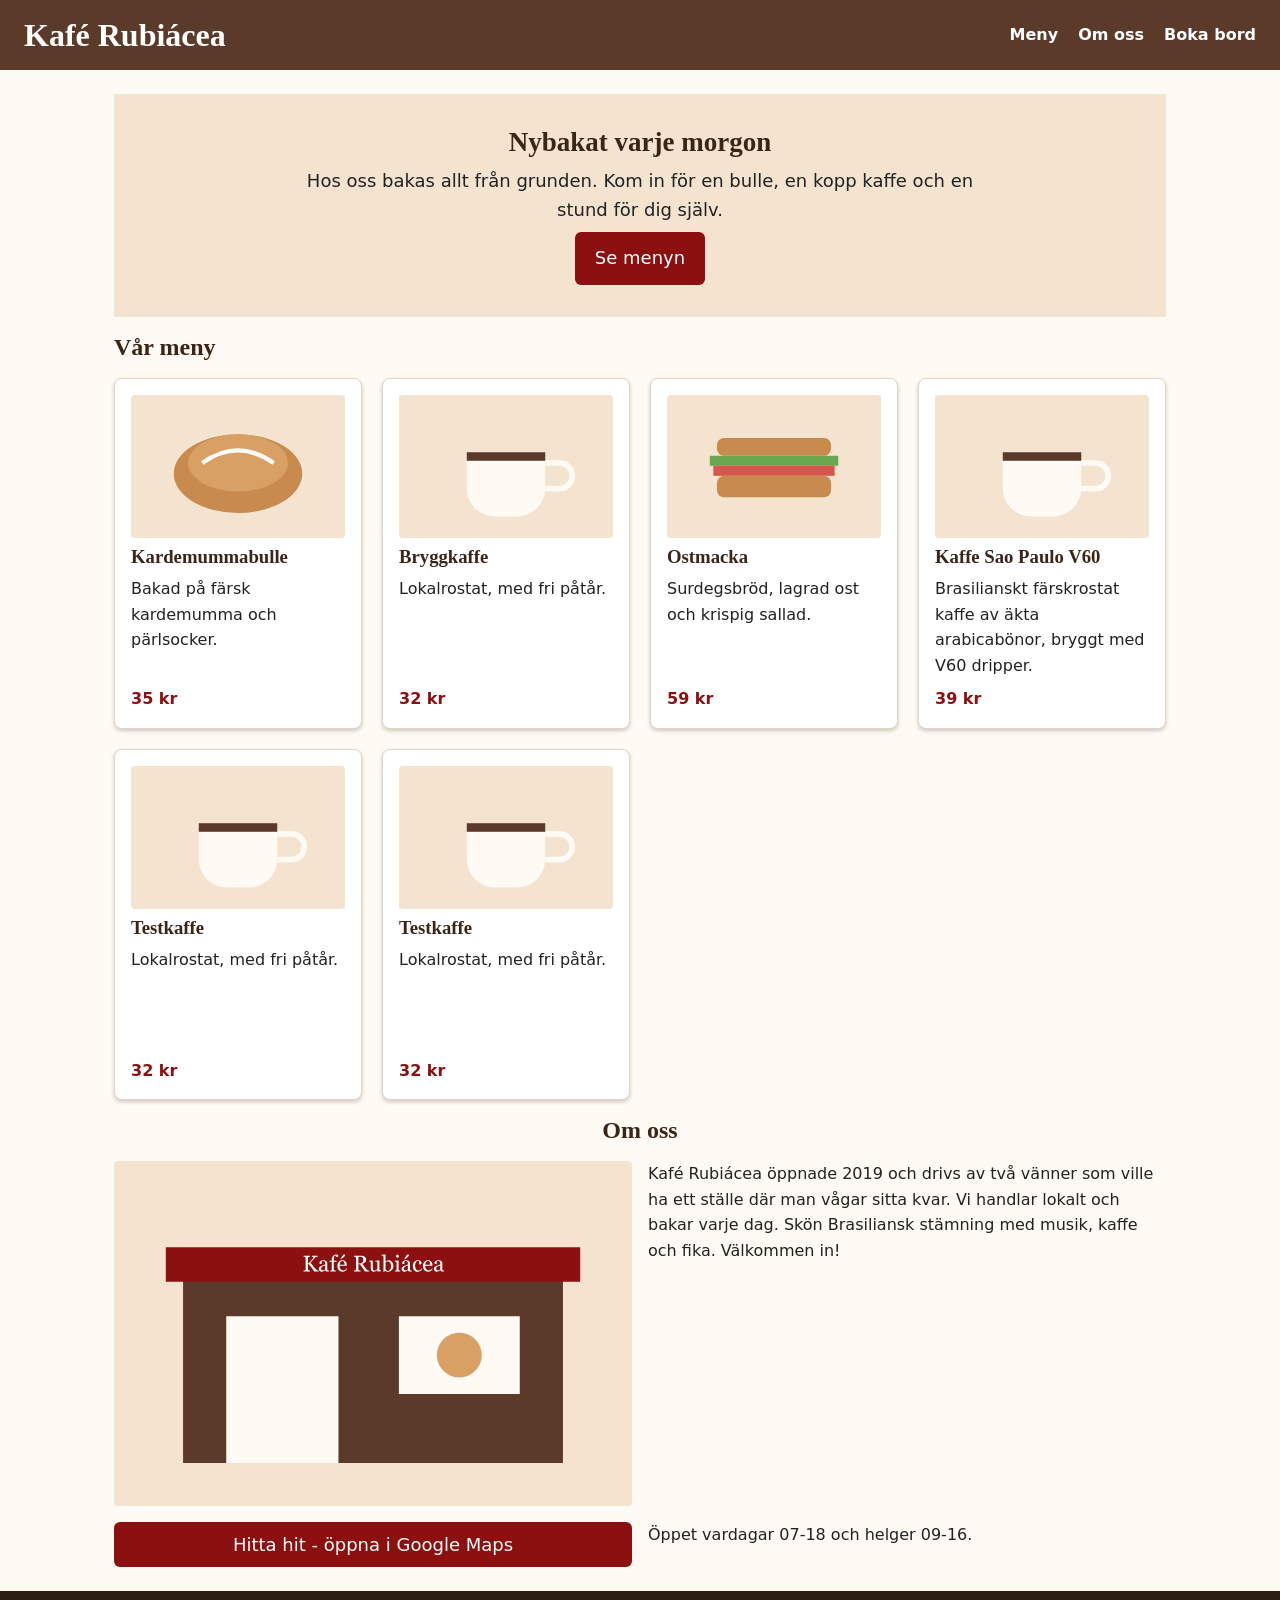
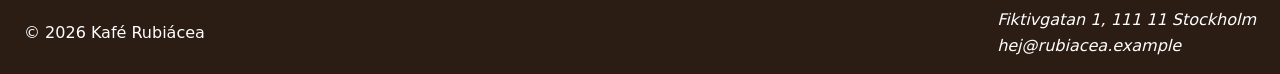
<file: index.html>
<!DOCTYPE html>
<html lang="sv">

<head>
  <meta charset="UTF-8">
  <meta name="viewport" content="width=device-width, initial-scale=1.0">
  <title>Kafé Rubiácea - fika i hjärtat av Stockholm</title>
  <link rel="stylesheet" href="css/variables.css">
  <link rel="stylesheet" href="css/base.css">
  <link rel="stylesheet" href="css/layout.css">
  <link rel="stylesheet" href="css/components.css">
</head>

<body>
  <header>
    <h1>Kafé Rubiácea</h1>
    <nav aria-label="Huvudmeny">
      <ul>
        <li><a href="#menu">Meny</a></li>
        <li><a href="#about">Om oss</a></li>
        <li><a href="contact.html">Boka bord</a></li>
      </ul>
    </nav>
  </header>

  <main>
    <section id="hero">
      <h2>Nybakat varje morgon</h2>
      <p>Hos oss bakas allt från grunden. Kom in för en bulle,
        en kopp kaffe och en stund för dig själv.
      </p>
      <a href="#menu" class="btn">Se menyn</a>
    </section>

    <section id="menu">
      <h2>Vår meny</h2>
      <div class="menu-list">
        <article>
          <img src="images/bulle.svg" alt="Nybakad kardemummabulle" width="400">
          <h3>Kardemummabulle</h3>
          <p>Bakad på färsk kardemumma och pärlsocker.</p>
          <p class="price">35 kr</p>
        </article>
        <article>
          <img src="images/kaffe.svg" alt="En kopp bryggkaffe" width="400">
          <h3>Bryggkaffe</h3>
          <p>Lokalrostat, med fri påtår.</p>
          <p class="price">32 kr</p>
        </article>
        <article>
          <img src="images/smorgas.svg" alt="Ostmacka på surdegsbröd" width="400">
          <h3>Ostmacka</h3>
          <p>Surdegsbröd, lagrad ost och krispig sallad.</p>
          <p class="price">59 kr</p>
        </article>
        <article class="special">
          <img src="images/kaffe.svg" alt="En kopp brasilianskt kaffe" width="400">
          <h3>Kaffe Sao Paulo V60</h3>
          <p>Brasilianskt färskrostat kaffe av äkta arabicabönor, bryggt med V60 dripper.</p>
          <p class="price">39 kr</p>
        </article>

        <article class="test">
          <img src="images/kaffe.svg" alt="En kopp bryggkaffe" width="400">
          <h3>Testkaffe</h3>
          <p>Lokalrostat, med fri påtår.</p>
          <p class="price">32 kr</p>
        </article>
        <article class="test">
          <img src="images/kaffe.svg" alt="En kopp bryggkaffe" width="400">
          <h3>Testkaffe</h3>
          <p>Lokalrostat, med fri påtår.</p>
          <p class="price">32 kr</p>
        </article>
      </div>
    </section>

    <section id="about">
      <h2>Om oss</h2>
      <img src="images/kafe-rubiacea.svg" alt="Kafé Rubiáceas lokal i Stockholm" width="600">
      <p>Kafé Rubiácea öppnade 2019 och drivs av två vänner
        som ville ha ett ställe där man vågar sitta kvar.
        Vi handlar lokalt och bakar varje dag.
        Skön Brasiliansk stämning med musik, kaffe och fika.
        Välkommen in!
      </p>
      <p>Öppet vardagar 07-18 och helger 09-16.</p>

      <button class="btn" type="button" onclick="window.open('https://maps.app.goo.gl/s6EpZg2KsWgxqwR49', '_blank')">
        Hitta hit - öppna i Google Maps
      </button>
      <!-- Funkar nog bäst med <a href> tag här, 
        men testar använda knapp, båda bättre än <div>: 
        visar browsern att det är interaktivt,
        ger fokus och tabbning,
        visar funktionen för skärmläsare 
      -->
    </section>
  </main>

  <footer>
    <p>&copy; 2026 Kafé Rubiácea</p>
    <address>
      Fiktivgatan 1, 111 11 Stockholm<br>
      <a href="mailto:hej@rubiacea.example">hej@rubiacea.example</a>
    </address>
  </footer>
</body>

</html>
</file>
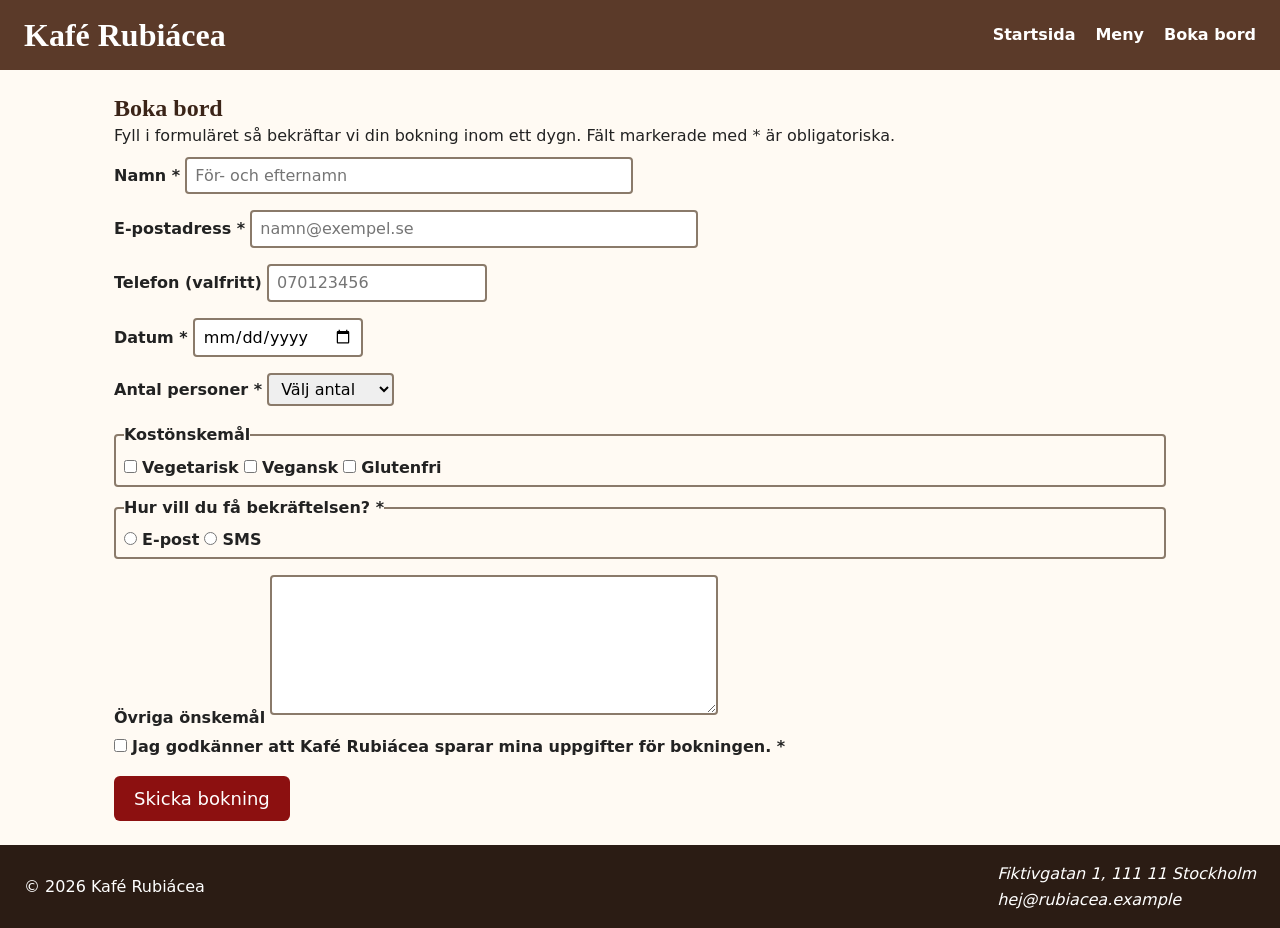
<file: contact.html>
<!DOCTYPE html>
<html lang="sv">

<head>
  <meta charset="UTF-8">
  <meta name="viewport" content="width=device-width, initial-scale=1.0">
  <title>Boka bord - Kafé Rubiácea</title>
  <link rel="stylesheet" href="css/variables.css">
  <link rel="stylesheet" href="css/base.css">
  <link rel="stylesheet" href="css/layout.css">
  <link rel="stylesheet" href="css/components.css">
</head>

<body>
  <header>
    <h1>Kafé Rubiácea</h1>
    <nav aria-label="Huvudmeny">
      <ul>
        <li><a href="index.html">Startsida</a></li>
        <li><a href="index.html#menu">Meny</a></li>
        <li><a href="contact.html" aria-current="page">Boka bord</a></li>
      </ul>
    </nav>
  </header>

  <main>
    <h2>Boka bord</h2>
    <p>Fyll i formuläret så bekräftar vi din bokning inom ett dygn.
      Fält markerade med * är obligatoriska.
    </p>

    <form action="#" method="post">
      <div class="field">
        <label for="name">Namn *</label>
        <input type="text" id="name" name="name" required autocomplete="name" placeholder="För- och efternamn"
          minlength="2" maxlength="100">
      </div>
      <div class="field">
        <label for="email">E-postadress *</label>
        <input type="email" id="email" name="email" required autocomplete="email" placeholder="namn@exempel.se"
          maxlength="100">
      </div>
      <div class="field">
        <label for="phone">Telefon (valfritt)</label>
        <input type="tel" id="phone" name="phone" autocomplete="tel" placeholder="070123456" maxlength="20">
      </div>
      <div class="field">
        <label for="date">Datum *</label>
        <input type="date" id="date" name="date" required>
      </div>

      <label for="guests">Antal personer *</label>
      <select id="guests" name="guests" required>
        <option value="">Välj antal</option>
        <option value="1">1 person</option>
        <option value="2">2 personer</option>
        <option value="3">3 personer</option>
        <option value="4">4 personer</option>
        <option value="5">5 personer</option>
        <option value="6">6 personer</option>
      </select>

      <fieldset>
        <legend>Kostönskemål</legend>
        <input type="checkbox" id="vegetarian" name="diet" value="vegetarian">
        <label for="vegetarian">Vegetarisk</label>
        <input type="checkbox" id="vegan" name="diet" value="vegan">
        <label for="vegan">Vegansk</label>
        <input type="checkbox" id="glutenfree" name="diet" value="glutenfree">
        <label for="glutenfree">Glutenfri</label>
      </fieldset>

      <fieldset>
        <legend>Hur vill du få bekräftelsen? *</legend>
        <input type="radio" id="confirm-email" name="confirmation" value="email" required>
        <label for="confirm-email">E-post</label>
        <input type="radio" id="confirm-sms" name="confirmation" value="sms">
        <label for="confirm-sms">SMS</label>
      </fieldset>

      <label for="requests">Övriga önskemål</label>
      <textarea id="requests" name="requests" rows="5" maxlength="500"></textarea>

      <br>
      <input type="checkbox" id="consent" name="consent" required>
      <label for="consent">Jag godkänner att Kafé Rubiácea sparar mina uppgifter för bokningen. *</label>
      <br>
      <button type="submit" class="btn">Skicka bokning</button>
    </form>
  </main>

  <footer>
    <p>&copy; 2026 Kafé Rubiácea</p>
    <address>
      Fiktivgatan 1, 111 11 Stockholm<br>
      <a href="mailto:hej@rubiacea.example">hej@rubiacea.example</a>
    </address>
  </footer>
</body>

</html>
</file>
<file: css/variables.css>
/** Design System Tokens: colors, fonts, spaces */
:root {
	--color-bg: #fffaf3;
	--color-header: #5b3a29;
	--color-footer: #2b1c14;
	--color-accent: #8c1010;
	--color-accent-hover: #6f0c0c;
	--color-text: #222222;
	--color-text-light: #ffffff;
	--color-heading: #3b2418;
	--color-card-bg: #ffffff;
	--color-card-border: #e3d5c3;
	--color-hero-bg: #f3e3cf;
	--color-link: #8c1010;
	--color-link-hover: #5e0a0a;
	--color-focus: #1a73e8;
	--color-input-border: #8a7a6a;

	--font-family-body: system-ui, Segoe UI, Roboto, sans-serif;
	--font-size-body: 1rem;
	--line-height-body: 1.6;

	--font-family-heading: Georgia, serif;
	--font-size-h1: 1.75rem;
	--font-size-h2: 1.75rem;
	--font-size-h3: 1.25rem;
	--line-height-heading: 1.2;

	--font-family-hero: system-ui;
	--font-size-hero: 1.125rem;
	--line-height-hero: 1.6;

  /** spaces, 8pt-grid */
	--sp-1: 8px;
	--sp-2: 16px;
	--sp-3: 24px;
	--sp-4: 32px;
	--sp-5: 48px;

	/* TEST: Dark & Serious Mode */
	/* --color-background: #222222;
	--color-card-background: #2b1c14;
  --color-hero-background: #2b1c14;
	--color-text: #fffaf3;
  --color-heading: #fffaf3;
	--color-header: #5b3a29;
	--color-footer: #2b1c14;
	--color-accent: #8c1010;
	--font-family-body: 'Times New Roman', Times, serif;
	--font-family-heading: 'Times New Roman', Times, serif; */
}
</file>
<file: css/base.css>
/** Base Styles: global-reset, focus, body, headings */
*,
*::before,
*::after {
	box-sizing: border-box;
	padding: 0;
	margin: 0;
}
*:focus-visible {
	outline: 3px solid var(--color-focus);
	outline-offset: 2px;
}

body {
	background-color: var(--color-bg);
	color: var(--color-text);
	font-family: var(--font-family-body);
	font-size: var(--font-size-body);
	line-height: var(--line-height-body);

	/* display: grid;
  grid-template-rows: auto 1fr auto; */

	min-height: 100vh;
	/* display: flex;
	flex-direction: column;
	justify-content: space-between; */
	/* gap: var(--sp-2); */
}

h1,
h2,
h3 {
	color: var(--color-heading);
	font-family: var(--font-family-heading);
	line-height: var(--line-height-heading);
}
</file>
<file: css/layout.css>
/** Layout Styles: header, footer, nav */
/** Main: hero, menu-list, about */
header {
	background-color: var(--color-header);
	padding: var(--sp-2) var(--sp-3);
	display: flex;
	justify-content: space-between;
	align-items: center;
	flex-wrap: wrap;
	gap: 20px;
}
header h1 {
	color: var(--color-text-light);
}
nav ul {
	list-style: none;
	font-weight: bold;
	display: flex;
	gap: 20px;
}

footer {
	background-color: var(--color-footer);
	color: var(--color-text-light);
	padding: var(--sp-2) var(--sp-3);
	display: flex;
	justify-content: space-between;
	align-items: center;
	flex-wrap: wrap;
	gap: 20px;
	margin-top: auto;
}

nav a,
footer a {
	color: var(--color-text-light);
	text-decoration: none;
}
nav a:hover,
footer a:hover {
	text-decoration: underline;
}

main {
	max-width: 1100px;
	margin: 0 auto;
	padding: var(--sp-3);
}

#hero {
	background-color: var(--color-hero-bg);
	font-family: var(--font-family-hero);
	font-size: var(--font-size-hero);
	line-height: var(--line-height-hero);
	padding: var(--sp-4) var(--sp-3);
	text-align: center;
	margin-bottom: var(--sp-2);
}
#hero p {
	max-width: 60ch;
	margin: var(--sp-1) auto;
}

.menu-list {
	max-width: 1100px;
	margin: var(--sp-2) 0;
	display: grid;
	grid-template-columns: repeat(auto-fit, minmax(240px, 1fr));
	grid-auto-rows: 1fr;
	gap: 20px;
}

#about {
	display: grid;
	grid-template-columns: 1fr 1fr;
	gap: var(--sp-2);
}
#about h2 {
	text-align: center;
	grid-column: 1 / -1;
}
#about p {
	max-width: 60ch;
}
#about .btn {
	grid-column: 1;
	grid-row: 3;
}
#about img {
	width: 100%;
	height: 100%;
	object-fit: cover;
	object-position: center;
}
</file>
<file: css/components.css>
/** Component Styles: buttons, cards, images, forms */
article {
	background-color: var(--color-card-bg);
	border: 1px solid var(--color-card-border);
	border-radius: 8px;
	padding: var(--sp-2);
	box-shadow: 0 2px 4px rgba(0, 0, 0, 0.2);
	display: flex;
	flex-direction: column;
	align-items: flex-start;
	gap: var(--sp-1);
}
article .price {
	color: var(--color-accent);
	font-weight: bold;
	margin-top: auto;
}
article:hover {
	transform: scale(1.02) rotate(1deg);
	transition: transform 0.2s ease-in-out;
}

img {
	max-width: 100%;
	/* height: auto; */
	border-radius: 4px;
}
article img {
	max-height: 240px;
	width: auto;
}

.btn {
	background-color: var(--color-accent);
	color: var(--color-text-light);
	font-family: var(--font-family-hero);
	font-size: var(--font-size-hero);
	padding: 12px 20px;
	border: none;
	border-radius: 6px;
	text-decoration: none;
	display: inline-block;
}
.btn:hover {
	background-color: var(--color-accent-hover);
	cursor: pointer;
}

input,
select,
fieldset,
textarea {
	font: inherit;
	padding: 4px var(--sp-1);
	margin: var(--sp-1) 0;
	border-radius: 4px;
	border: 2px solid var(--color-input-border);
}
input[type='text'],
input[type='email'],
textarea {
	width: 100%;
	max-width: 28rem;
}
label,
legend {
	font-weight: bold;
}
form .btn {
	margin-top: var(--sp-2);
}
</file>
